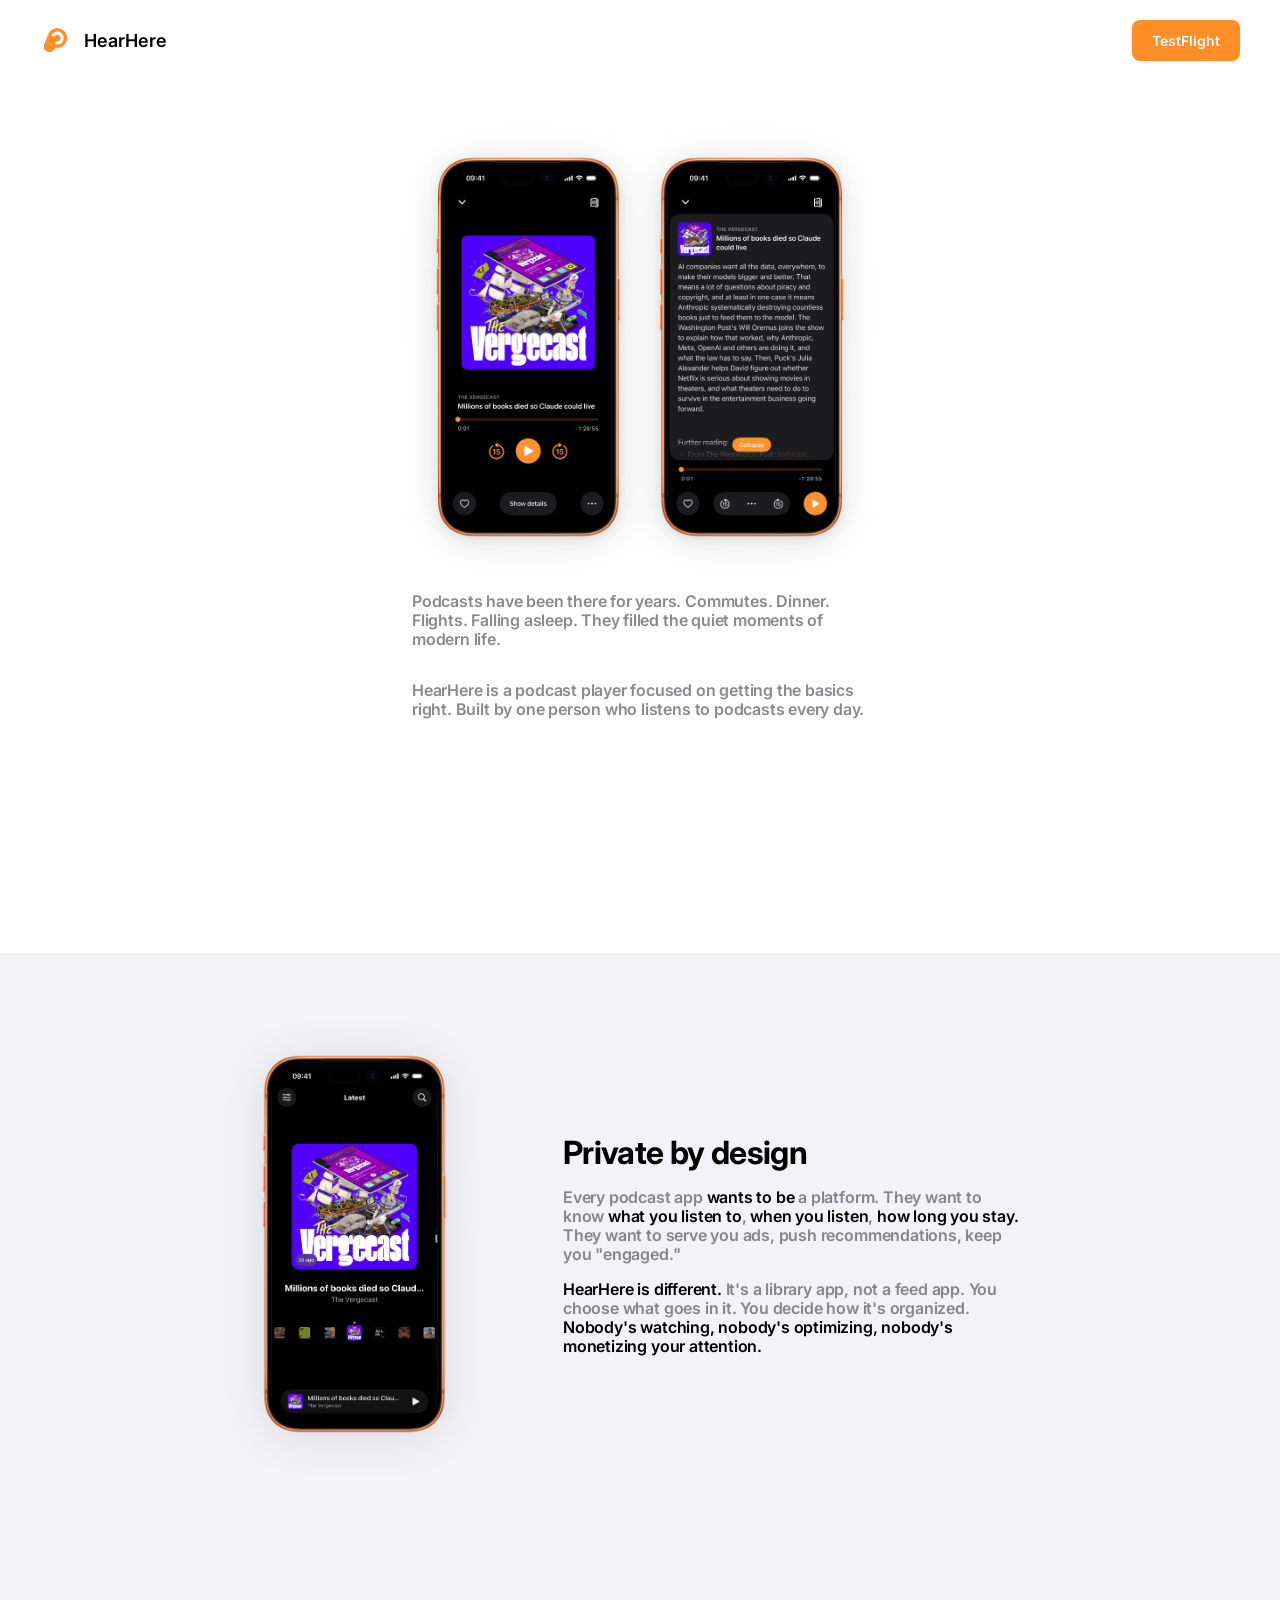
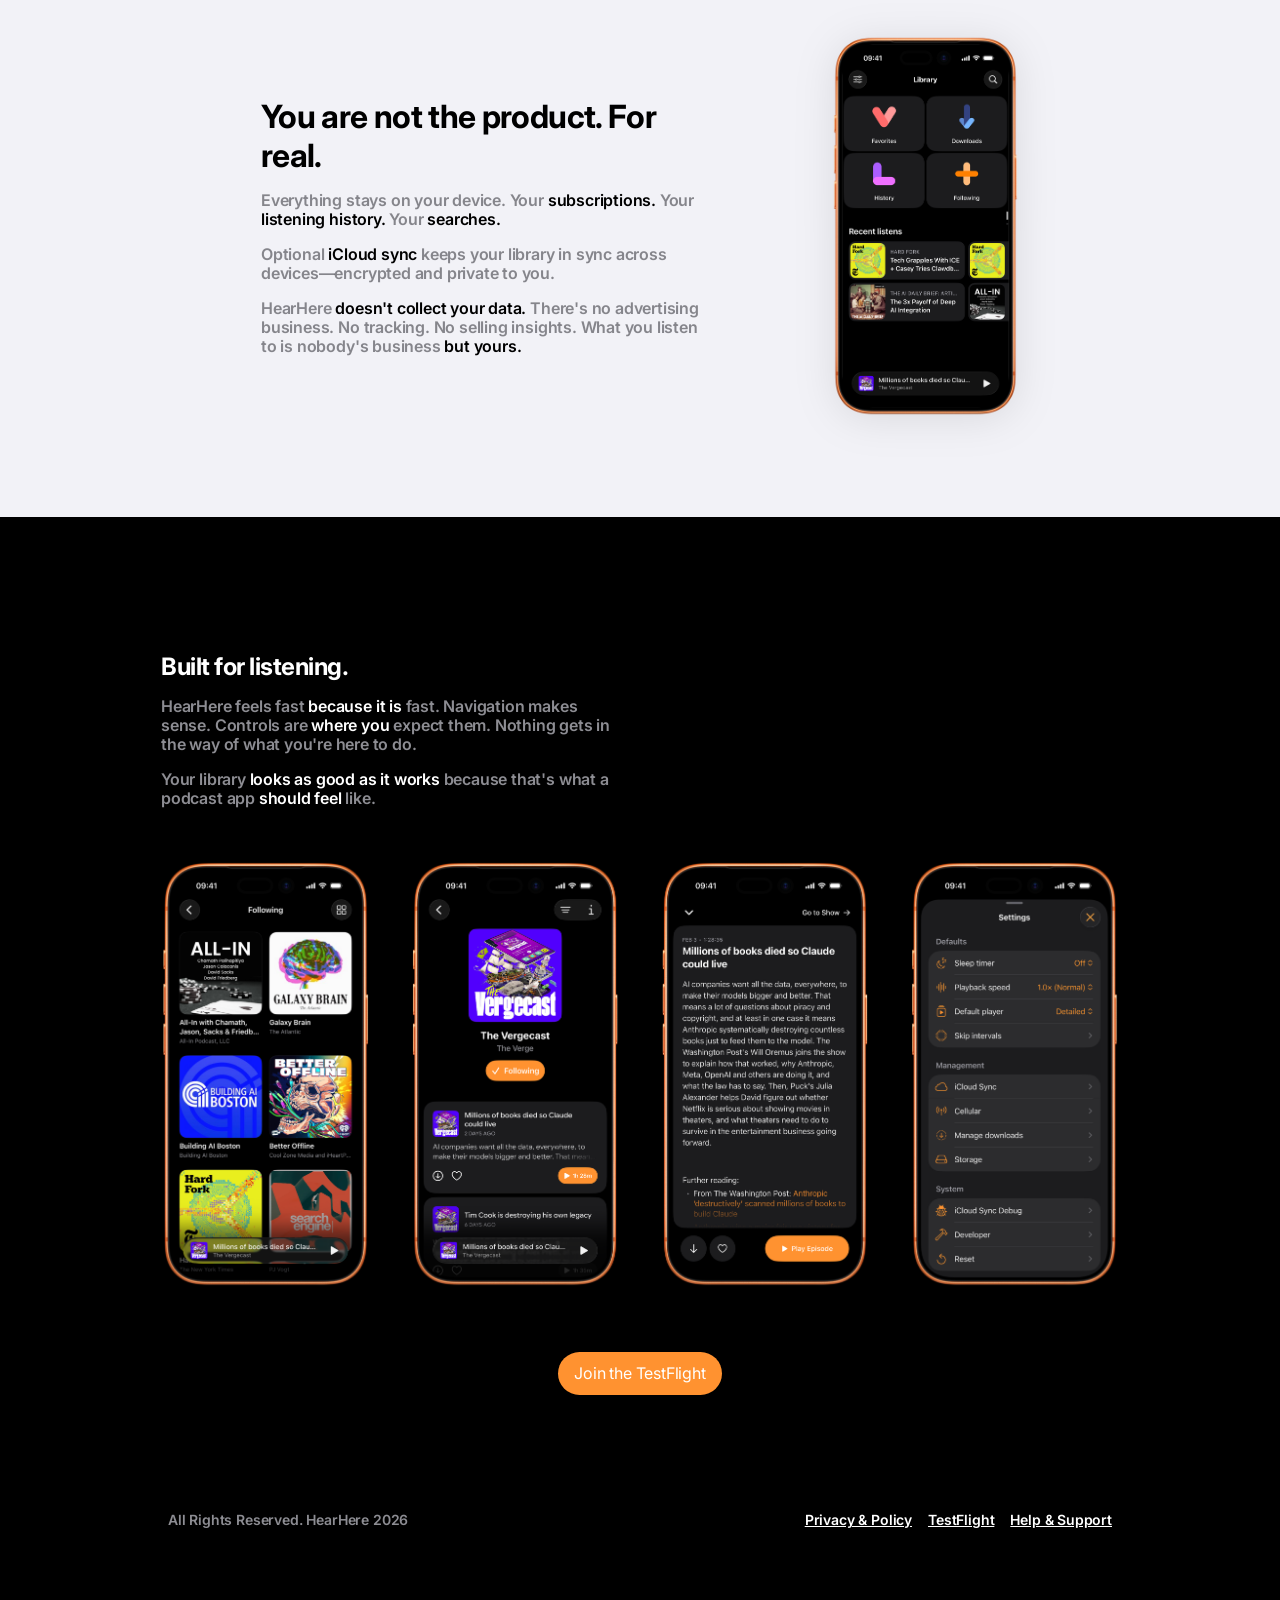
<file: index.html>
<!DOCTYPE html>
<html lang="en">
<head>
    <meta charset="UTF-8">
    <meta name="viewport" content="width=device-width, initial-scale=1.0">
    <title>HearHere</title>
    <meta name="description" content="A podcast player focused on doing the basics right. Built by one person who listens to podcasts every day.">
    <link rel="icon" type="image/png" href="assets/favicon.png">
    <link rel="apple-touch-icon" href="hearhere-iOS-Default-1024x1024@1x.png">
    <link rel="preconnect" href="https://fonts.googleapis.com">
    <link rel="preconnect" href="https://fonts.gstatic.com" crossorigin>
    <link href="https://fonts.googleapis.com/css2?family=Inter:wght@400;600;700&display=swap" rel="stylesheet">
    <link rel="stylesheet" href="styles.css">
</head>
<body>
    <header>
        <div class="header-container">
            <div class="logo-section">
                <img src="assets/favicon.png" alt="HearHere Icon" class="favicon">
                <span class="logo-text">HearHere</span>
            </div>
            <a href="https://testflight.apple.com/join/wDSe8FWU" class="testflight-btn">TestFlight</a>
        </div>
    </header>

    <main>
        <!-- Hero Section -->
        <section class="hero-section">
            <div class="hero-container">
                <img src="assets/heroImage.png" alt="HearHere App Screenshots" class="hero-image">
                <div class="hero-text">
                    <p class="hero-paragraph">Podcasts have been there for years. Commutes. Dinner. Flights. Falling asleep. They filled the <strong>quiet moments of modern life.</strong></p>
                    <p class="hero-paragraph">HearHere is a podcast player <strong>focused on getting the basics right.</strong> Built by one person who listens to podcasts every day.</p>
                </div>
            </div>
        </section>

        <!-- Privacy Section -->
        <section class="privacy-section">
            <div class="privacy-container">
                <!-- Private by Design -->
                <div class="privacy-item image-left">
                    <img src="assets/privateDesignImage.png" alt="Private Design" class="privacy-image">
                    <div class="privacy-text">
                        <h2 class="section-title">Private by design</h2>
                        <div class="text-content">
                            <p class="body-text-gray">Every podcast app <strong>wants to be</strong> a platform. They want to know <strong>what you listen to</strong>, <strong>when you listen</strong>, <strong>how long you stay.</strong> They want to serve you ads, push recommendations, keep you "engaged."</p>
                            <p class="body-text-gray"><strong>HearHere is different.</strong> It's a library app, not a feed app. You choose what goes in it. You decide how it's organized. <strong>Nobody's watching, nobody's optimizing, nobody's monetizing your attention.</strong></p>
                        </div>
                    </div>
                </div>

                <!-- Not The Product -->
                <div class="privacy-item text-left">
                    <div class="privacy-text">
                        <h2 class="section-title multi-line">You are not the product. For real.</h2>
                        <div class="text-content">
                            <p class="body-text-gray">Everything stays on your device. Your <strong>subscriptions.</strong> Your <strong>listening history.</strong> Your <strong>searches.</strong></p>
                            <p class="body-text-gray">Optional <strong>iCloud sync</strong> keeps your library in sync across devices—encrypted and private to you.</p>
                            <p class="body-text-gray">HearHere <strong>doesn't collect your data.</strong> There's no advertising business. No tracking. No selling insights. What you listen to is nobody's business <strong>but yours.</strong></p>
                        </div>
                    </div>
                    <img src="assets/notTheProductImage.png" alt="Not The Product" class="privacy-image">
                </div>
            </div>
        </section>

        <!-- Features Section -->
        <section class="features-section">
            <div class="features-container">
                <div class="features-text">
                    <h2 class="features-title">Built for listening.</h2>
                    <p class="features-body">HearHere feels fast <strong>because it is</strong> fast. Navigation makes sense. Controls are <strong>where you</strong> expect them. Nothing gets in the way of what you're here to do.</p>
                    <p class="features-body">Your library <strong>looks as good as it works</strong> because that's what a podcast app <strong>should feel</strong> like.</p>
                </div>
                <img src="assets/builtForListeningImage.png" alt="Built for Listening" class="features-image">
                <a href="https://testflight.apple.com/join/wDSe8FWU" class="cta-button">Join the TestFlight</a>

                <!-- Footer -->
                <div class="footer-content">
                    <div class="footer-left">
                        <p class="copyright">All Rights Reserved. HearHere 2026</p>
                    </div>
                    <div class="footer-right">
                        <a href="privacy.html" class="footer-link">Privacy & Policy</a>
                        <a href="https://testflight.apple.com/join/wDSe8FWU" class="footer-link">TestFlight</a>
                        <a href="support.html" class="footer-link">Help & Support</a>
                    </div>
                </div>
            </div>
        </section>
    </main>
</body>
</html>
</file>
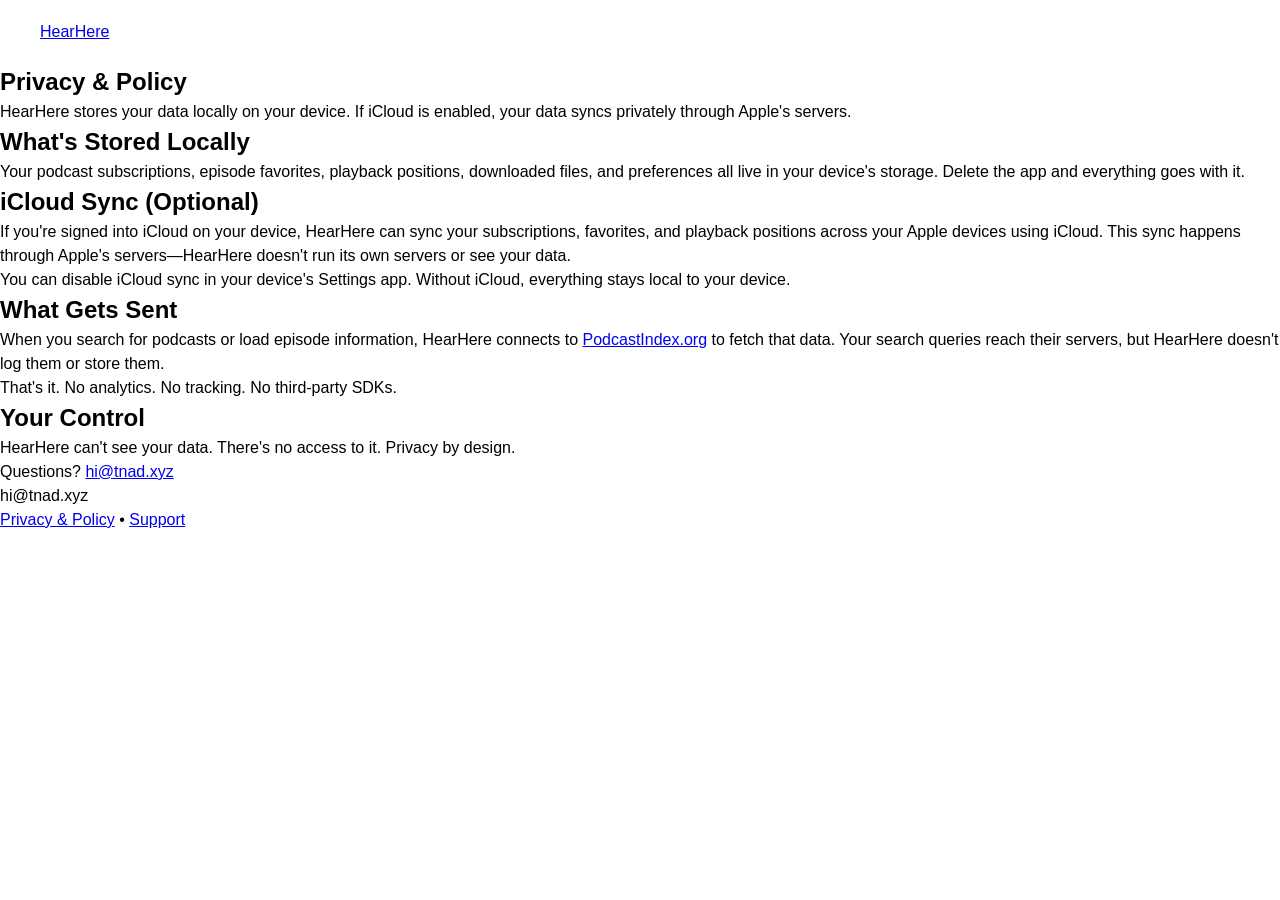
<file: privacy.html>
<!DOCTYPE html>
<html lang="en">
<head>
    <meta charset="UTF-8">
    <meta name="viewport" content="width=device-width, initial-scale=1.0">
    <title>Privacy & Policy - HearHere</title>
    <meta name="description" content="HearHere stores your data locally with optional iCloud sync across your devices.">
    <link rel="icon" type="image/png" href="hearhere_launch.png">
    <link rel="apple-touch-icon" href="hearhere_launch.png">
    <link rel="stylesheet" href="styles.css">
</head>
<body>
    <header>
        <div class="container">
            <a href="index.html" class="logo">HearHere</a>
        </div>
    </header>

    <main>
        <div class="container">
            <!-- Page Title -->
            <section class="page-header">
                <h1>Privacy & Policy</h1>
                <p>HearHere stores your data locally on your device. If iCloud is enabled, your data syncs privately through Apple's servers.</p>
            </section>

            <!-- What's Stored Locally -->
            <section class="section">
                <h2>What's Stored Locally</h2>
                <p>Your podcast subscriptions, episode favorites, playback positions, downloaded files, and preferences all live in your device's storage. Delete the app and everything goes with it.</p>
            </section>

            <!-- iCloud Sync -->
            <section class="section">
                <h2>iCloud Sync (Optional)</h2>
                <p>If you're signed into iCloud on your device, HearHere can sync your subscriptions, favorites, and playback positions across your Apple devices using iCloud. This sync happens through Apple's servers—HearHere doesn't run its own servers or see your data.</p>
                <p>You can disable iCloud sync in your device's Settings app. Without iCloud, everything stays local to your device.</p>
            </section>

            <!-- What Gets Sent -->
            <section class="section">
                <h2>What Gets Sent</h2>
                <p>When you search for podcasts or load episode information, HearHere connects to <a href="https://podcastindex.org" target="_blank" rel="noopener">PodcastIndex.org</a> to fetch that data. Your search queries reach their servers, but HearHere doesn't log them or store them.</p>
                <p>That's it. No analytics. No tracking. No third-party SDKs.</p>
            </section>

            <!-- Your Control -->
            <section class="section">
                <h2>Your Control</h2>
                <p>HearHere can't see your data. There's no access to it. Privacy by design.</p>
            </section>

            <!-- Contact -->
            <section class="section">
                <p>Questions? <a href="mailto:hi@tnad.xyz">hi@tnad.xyz</a></p>
            </section>
        </div>
    </main>

    <footer>
        <div class="container">
            <p class="footer-email">hi@tnad.xyz</p>
            <p class="footer-links">
                <a href="privacy.html">Privacy & Policy</a>
                <span>•</span>
                <a href="support.html">Support</a>
            </p>
        </div>
    </footer>
</body>
</html>
</file>
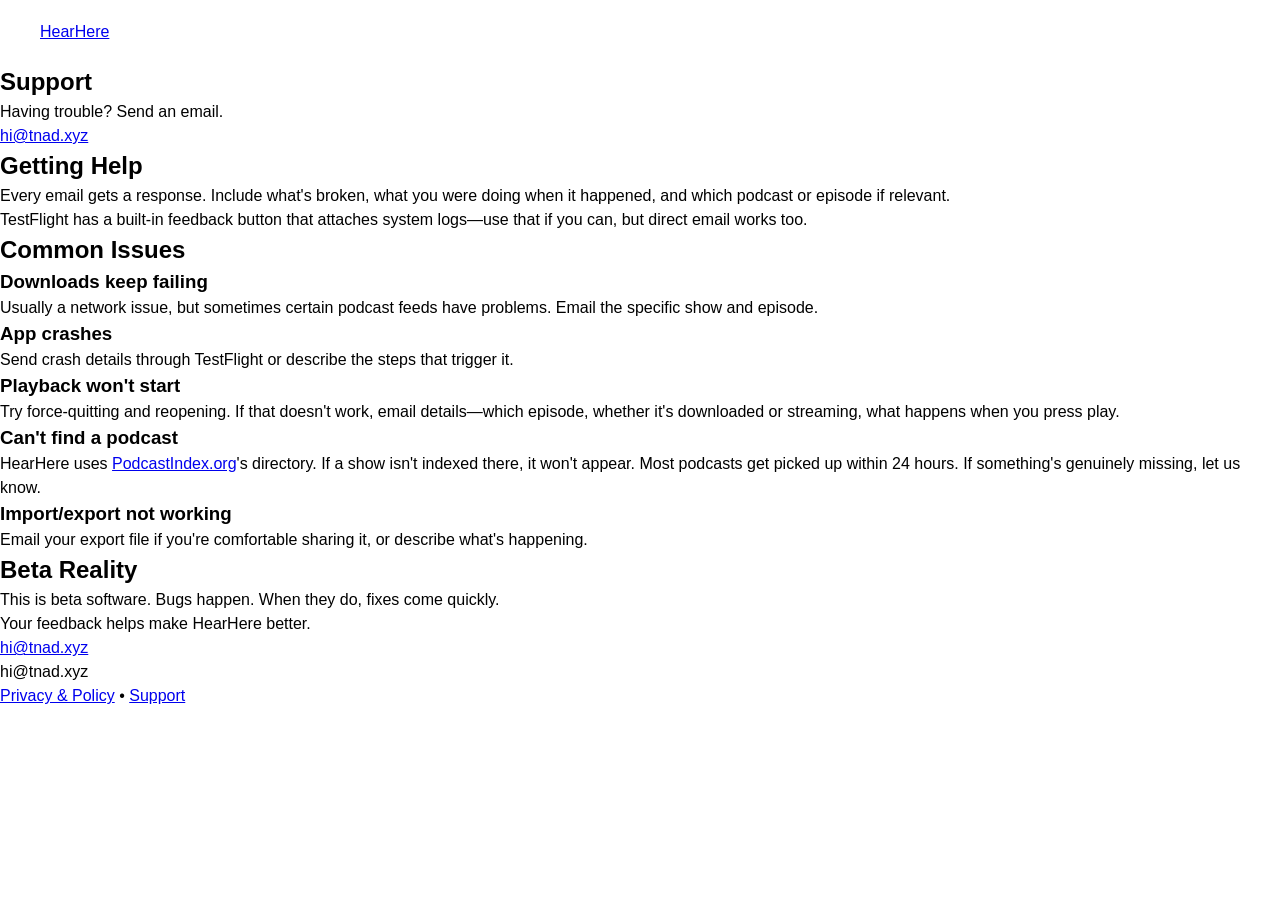
<file: support.html>
<!DOCTYPE html>
<html lang="en">
<head>
    <meta charset="UTF-8">
    <meta name="viewport" content="width=device-width, initial-scale=1.0">
    <title>Support - HearHere</title>
    <meta name="description" content="Get help with HearHere. Every email gets a response.">
    <link rel="icon" type="image/png" href="hearhere_launch.png">
    <link rel="apple-touch-icon" href="hearhere_launch.png">
    <link rel="stylesheet" href="styles.css">
</head>
<body>
    <header>
        <div class="container">
            <a href="index.html" class="logo">HearHere</a>
        </div>
    </header>

    <main>
        <div class="container">
            <!-- Page Title -->
            <section class="page-header">
                <h1>Support</h1>
                <p>Having trouble? Send an email.</p>
                <p><a href="mailto:hi@tnad.xyz">hi@tnad.xyz</a></p>
            </section>

            <!-- Getting Help -->
            <section class="section">
                <h2>Getting Help</h2>
                <p>Every email gets a response. Include what's broken, what you were doing when it happened, and which podcast or episode if relevant.</p>
                <p>TestFlight has a built-in feedback button that attaches system logs—use that if you can, but direct email works too.</p>
            </section>

            <!-- Common Issues -->
            <section class="section">
                <h2>Common Issues</h2>

                <h3>Downloads keep failing</h3>
                <p>Usually a network issue, but sometimes certain podcast feeds have problems. Email the specific show and episode.</p>

                <h3>App crashes</h3>
                <p>Send crash details through TestFlight or describe the steps that trigger it.</p>

                <h3>Playback won't start</h3>
                <p>Try force-quitting and reopening. If that doesn't work, email details—which episode, whether it's downloaded or streaming, what happens when you press play.</p>

                <h3>Can't find a podcast</h3>
                <p>HearHere uses <a href="https://podcastindex.org" target="_blank" rel="noopener">PodcastIndex.org</a>'s directory. If a show isn't indexed there, it won't appear. Most podcasts get picked up within 24 hours. If something's genuinely missing, let us know.</p>

                <h3>Import/export not working</h3>
                <p>Email your export file if you're comfortable sharing it, or describe what's happening.</p>
            </section>

            <!-- Beta Reality -->
            <section class="section">
                <h2>Beta Reality</h2>
                <p>This is beta software. Bugs happen. When they do, fixes come quickly.</p>
                <p>Your feedback helps make HearHere better.</p>
            </section>

            <!-- Contact -->
            <section class="section">
                <p><a href="mailto:hi@tnad.xyz">hi@tnad.xyz</a></p>
            </section>
        </div>
    </main>

    <footer>
        <div class="container">
            <p class="footer-email">hi@tnad.xyz</p>
            <p class="footer-links">
                <a href="privacy.html">Privacy & Policy</a>
                <span>•</span>
                <a href="support.html">Support</a>
            </p>
        </div>
    </footer>
</body>
</html>
</file>
<file: styles.css>
/* Reset and Base Styles */
* {
    margin: 0;
    padding: 0;
    box-sizing: border-box;
}

body {
    font-family: 'Inter', -apple-system, BlinkMacSystemFont, 'Segoe UI', Roboto, sans-serif;
    background: #FFFFFF;
    color: #000000;
    line-height: 1.5;
}

/* Header */
header {
    width: 100%;
    padding: 20px 40px;
    position: sticky;
    top: 0;
    background: #FFFFFF;
    z-index: 100;
}

.header-container {
    max-width: 1440px;
    margin: 0 auto;
    display: flex;
    justify-content: space-between;
    align-items: center;
}

.logo-section {
    display: flex;
    align-items: center;
    gap: 12px;
}

.favicon {
    width: 32px;
    height: 32px;
}

.logo-text {
    font-weight: 600;
    font-size: 18px;
    color: #000000;
}

.testflight-btn {
    background: #FF8D28;
    color: #FFFFFF;
    padding: 10px 20px;
    border-radius: 8px;
    text-decoration: none;
    font-weight: 600;
    font-size: 14px;
    transition: opacity 0.2s;
}

.testflight-btn:hover {
    opacity: 0.9;
}

/* Hero Section */
.hero-section {
    width: 100%;
    padding: 60px 40px;
    background: #FFFFFF;
}

.hero-container {
    max-width: 482px;
    margin: 0 auto;
    display: flex;
    flex-direction: column;
    align-items: center;
    gap: 32px;
    padding-bottom: 174px;
}

.hero-image {
    width: 100%;
    max-width: 446.95px;
    height: auto;
    filter: drop-shadow(0px 4px 20px rgba(0, 0, 0, 0.1));
}

.hero-text {
    display: flex;
    flex-direction: column;
    align-items: flex-start;
    gap: 32px;
    width: 100%;
    max-width: 456px;
    text-align: left;
}

.hero-paragraph {
    font-family: 'Inter', sans-serif;
    font-style: normal;
    font-weight: 600;
    font-size: 16px;
    line-height: 19px;
    letter-spacing: -0.012em;
    color: rgba(60, 60, 67, 0.6);
    margin: 0;
    text-align: left;
    width: 100%;
}

.hero-paragraph strong {
    color: rgba(60, 60, 67, 0.6);
    font-weight: 600;
}

/* Privacy Section */
.privacy-section {
    width: 100%;
    background: #F2F2F7;
    padding: 100px 40px;
}

.privacy-container {
    max-width: 1440px;
    margin: 0 auto;
    display: flex;
    flex-direction: column;
    align-items: center;
    gap: 200px;
}

.privacy-item {
    display: flex;
    flex-direction: row;
    align-items: center;
    gap: 115px;
    max-width: 758px;
}

/* Desktop layouts */
.privacy-item.image-left {
    flex-direction: row; /* Image first, text second */
}

.privacy-item.text-left {
    flex-direction: row; /* Text first, image second - matches HTML order */
}

.privacy-image {
    width: 187px;
    height: auto;
    flex-shrink: 0;
    filter: drop-shadow(0px 4px 20px rgba(0, 0, 0, 0.1));
}

.privacy-text {
    display: flex;
    flex-direction: column;
    align-items: flex-start;
    gap: 16px;
    flex: 1;
    max-width: 456px;
}

.section-title {
    font-family: 'Inter', sans-serif;
    font-style: normal;
    font-weight: 700;
    font-size: 32px;
    line-height: 39px;
    letter-spacing: -0.02em;
    color: #000000;
    margin: 0;
}

.section-title.multi-line {
    line-height: 39px;
}

.text-content {
    display: flex;
    flex-direction: column;
    align-items: flex-start;
    gap: 16px;
}

.body-text-gray {
    font-family: 'Inter', sans-serif;
    font-style: normal;
    font-weight: 600;
    font-size: 16px;
    line-height: 19px;
    letter-spacing: -0.012em;
    color: rgba(60, 60, 67, 0.6);
    margin: 0;
}

.body-text-gray strong {
    color: #000000;
    font-weight: 600;
}

.body-text-black {
    font-family: 'Inter', sans-serif;
    font-style: normal;
    font-weight: 600;
    font-size: 16px;
    line-height: 19px;
    letter-spacing: -0.012em;
    color: #000000;
    margin: 0;
}

/* Features Section */
.features-section {
    width: 100%;
    background: #000000;
    padding: 135px 40px;
}

.features-container {
    max-width: 957.88px;
    margin: 0 auto;
    display: flex;
    flex-direction: column;
    align-items: center;
    gap: 32px;
}

.features-text {
    display: flex;
    flex-direction: column;
    align-items: flex-start;
    gap: 16px;
    width: 100%;
    max-width: 456px;
    align-self: flex-start;
    padding-bottom: 20px;
}

.features-title {
    font-family: 'Inter', sans-serif;
    font-style: normal;
    font-weight: 700;
    font-size: 24px;
    line-height: 29px;
    letter-spacing: -0.02em;
    color: #FFFFFF;
    margin: 0;
}

.features-body {
    font-family: 'Inter', sans-serif;
    font-style: normal;
    font-weight: 600;
    font-size: 16px;
    line-height: 19px;
    letter-spacing: -0.012em;
    color: rgba(235, 235, 245, 0.6);
    margin: 0;
}

.features-body strong {
    color: #FFFFFF;
    font-weight: 600;
}

.features-image {
    width: 100%;
    max-width: 957.88px;
    height: auto;
    filter: drop-shadow(0px 4px 20px rgba(0, 0, 0, 0.3));
}

.cta-button {
    display: flex;
    justify-content: center;
    align-items: center;
    padding: 12px 16px;
    background: #FF9230;
    border-radius: 53px;
    text-decoration: none;
    margin-top: 32px;
    margin-bottom: 64px;
}

.cta-button {
    font-family: 'Inter', sans-serif;
    font-style: normal;
    font-weight: 400;
    font-size: 16px;
    line-height: 19px;
    letter-spacing: -0.012em;
    color: #FFFFFF;
}

.cta-button:hover {
    opacity: 0.9;
}

/* Footer */
.footer-content {
    display: flex;
    flex-direction: row;
    align-items: flex-start;
    justify-content: space-between;
    gap: 32px;
    width: 100%;
    max-width: 944px;
    padding-top: 20px;
}

.footer-left {
    display: flex;
    flex-direction: column;
    justify-content: flex-end;
    align-items: flex-start;
}

.copyright {
    font-family: 'Inter', sans-serif;
    font-style: normal;
    font-weight: 600;
    font-size: 14px;
    line-height: 17px;
    text-align: center;
    letter-spacing: -0.012em;
    color: rgba(235, 235, 245, 0.6);
    margin: 0;
}

.footer-right {
    display: flex;
    flex-direction: row;
    justify-content: flex-end;
    align-items: flex-end;
    gap: 16px;
}

.footer-link {
    font-family: 'Inter', sans-serif;
    font-style: normal;
    font-weight: 600;
    font-size: 14px;
    line-height: 17px;
    text-align: center;
    letter-spacing: -0.012em;
    text-decoration-line: underline;
    color: #FFFFFF;
}

.footer-link:hover {
    opacity: 0.8;
}

/* Mobile Responsive */
@media (max-width: 768px) {
    header {
        padding: 16px 20px;
    }

    .logo-text {
        font-size: 16px;
    }

    .favicon {
        width: 28px;
        height: 28px;
    }

    .testflight-btn {
        padding: 8px 16px;
        font-size: 13px;
    }

    /* Hero Section Mobile */
    .hero-section {
        padding: 40px 20px;
    }

    .hero-container {
        max-width: 100%;
        padding-bottom: 80px;
        gap: 24px;
    }

    .hero-image {
        max-width: 100%;
    }

    .hero-text {
        max-width: 100%;
        gap: 24px;
    }

    .hero-paragraph {
        font-size: 15px;
        line-height: 18px;
    }

    /* Privacy Section Mobile */
    .privacy-section {
        padding: 60px 20px;
    }

    .privacy-container {
        gap: 80px;
    }

    .privacy-item,
    .privacy-item.image-left,
    .privacy-item.text-left {
        flex-direction: column;
        gap: 32px;
        max-width: 100%;
        align-items: center;
    }

    /* Always show text first on mobile */
    .privacy-item .privacy-text {
        order: 1;
    }

    .privacy-item .privacy-image {
        order: 2;
    }

    .privacy-image {
        width: 150px;
    }

    .privacy-text {
        max-width: 100%;
    }

    .section-title {
        font-size: 26px;
        line-height: 32px;
    }

    .body-text-gray,
    .body-text-black {
        font-size: 15px;
        line-height: 18px;
    }

    /* Features Section Mobile */
    .features-section {
        padding: 60px 20px;
    }

    .features-container {
        max-width: 100%;
    }

    .features-text {
        max-width: 100%;
        align-self: center;
        text-align: left;
    }

    .features-title {
        font-size: 20px;
        line-height: 24px;
    }

    .features-body {
        font-size: 15px;
        line-height: 18px;
    }

    .features-image {
        max-width: 100%;
    }

    .cta-button {
        width: 100%;
        max-width: 250px;
    }

    /* Footer Mobile */
    .footer-content {
        flex-direction: column;
        gap: 24px;
        align-items: center;
        text-align: center;
    }

    .footer-left {
        align-items: center;
    }

    .footer-right {
        flex-direction: column;
        align-items: center;
        gap: 12px;
    }

    .copyright,
    .footer-link {
        font-size: 13px;
    }
}

@media (max-width: 480px) {
    .hero-paragraph {
        font-size: 14px;
        line-height: 17px;
    }

    .section-title {
        font-size: 22px;
        line-height: 28px;
    }

    .body-text-gray,
    .body-text-black {
        font-size: 14px;
        line-height: 17px;
    }

    .privacy-image {
        width: 130px;
    }
}
</file>
